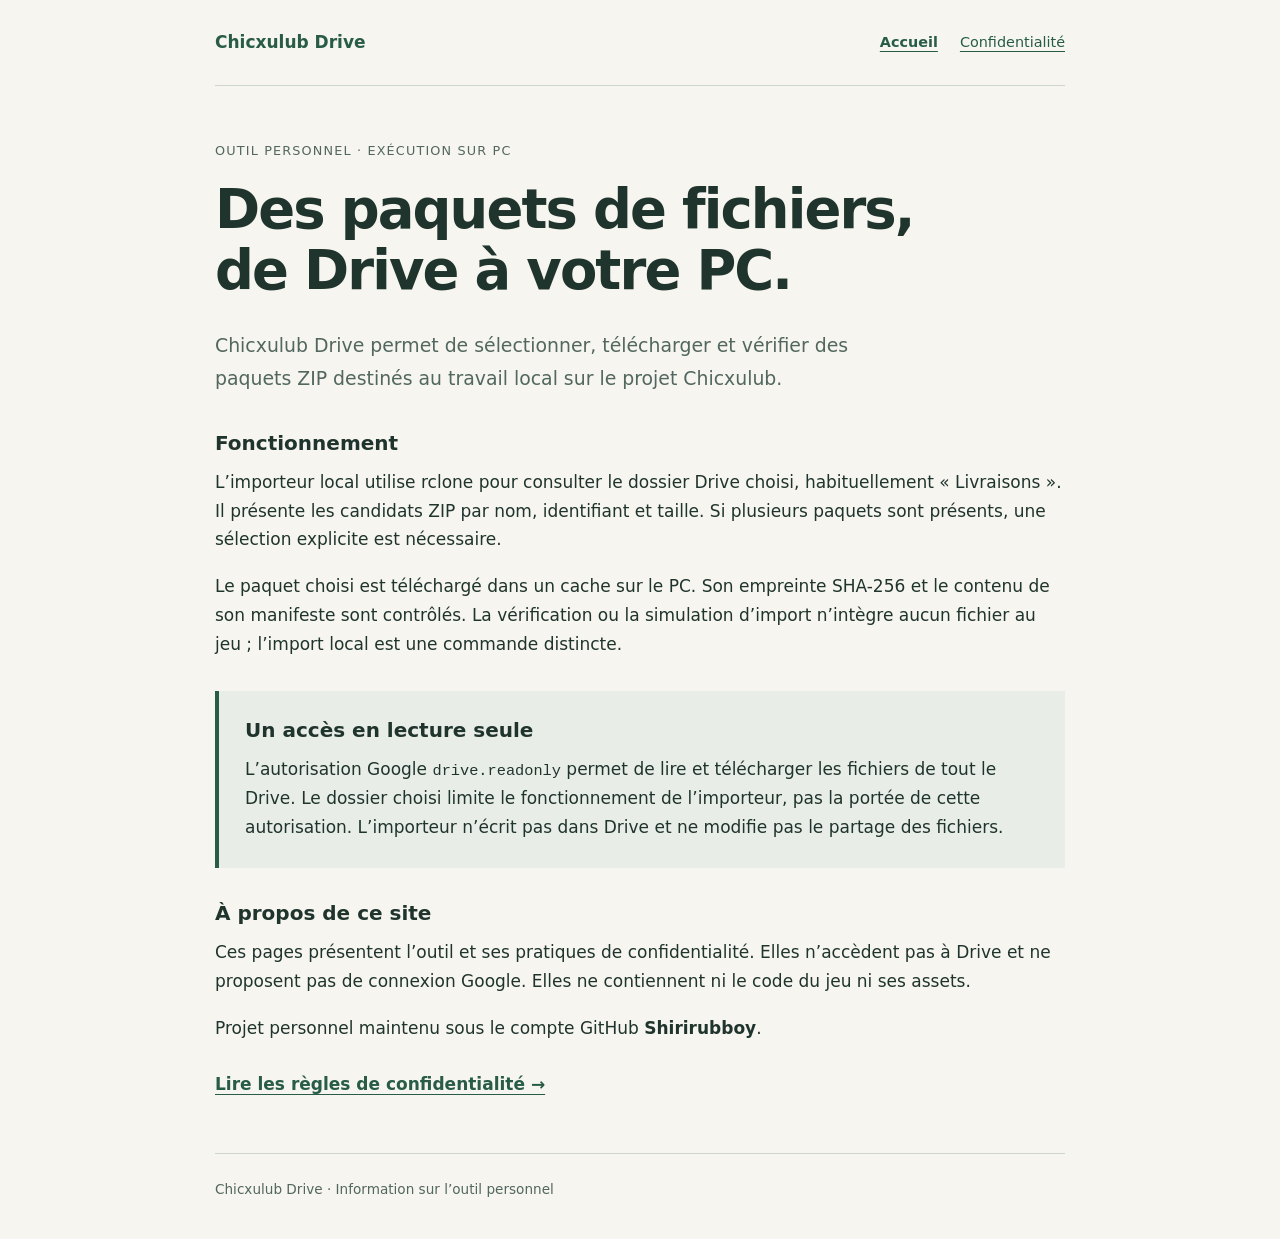
<file: index.html>
<!doctype html>
<html lang="fr"><head>
  <meta charset="utf-8">
  <meta name="viewport" content="width=device-width, initial-scale=1">
  <meta name="description" content="Chicxulub Drive : un outil personnel de téléchargement et de vérification de paquets de fichiers depuis Google Drive vers un PC.">
  <title>Chicxulub Drive — Présentation</title>
  <link rel="stylesheet" href="style.css">
</head>
<body>
  <a class="skip" href="#contenu">Aller au contenu</a>
  <header><a class="brand" href="index.html">Chicxulub Drive</a><nav aria-label="Navigation principale"><a href="index.html" aria-current="page">Accueil</a><a href="privacy.html">Confidentialité</a></nav></header>
  <main id="contenu">
    <p class="eyebrow">Outil personnel · Exécution sur PC</p>
    <h1>Des paquets de fichiers, de Drive à votre PC.</h1>
    <p class="lead">Chicxulub Drive permet de sélectionner, télécharger et vérifier des paquets ZIP destinés au travail local sur le projet Chicxulub.</p>
    <section aria-labelledby="fonctionnement"><h2 id="fonctionnement">Fonctionnement</h2>
      <p>L’importeur local utilise rclone pour consulter le dossier Drive choisi, habituellement « Livraisons ». Il présente les candidats ZIP par nom, identifiant et taille. Si plusieurs paquets sont présents, une sélection explicite est nécessaire.</p>
      <p>Le paquet choisi est téléchargé dans un cache sur le PC. Son empreinte SHA-256 et le contenu de son manifeste sont contrôlés. La vérification ou la simulation d’import n’intègre aucun fichier au jeu ; l’import local est une commande distincte.</p>
    </section>
    <aside><h2>Un accès en lecture seule</h2><p>L’autorisation Google <code>drive.readonly</code> permet de lire et télécharger les fichiers de tout le Drive. Le dossier choisi limite le fonctionnement de l’importeur, pas la portée de cette autorisation. L’importeur n’écrit pas dans Drive et ne modifie pas le partage des fichiers.</p></aside>
    <section aria-labelledby="site"><h2 id="site">À propos de ce site</h2><p>Ces pages présentent l’outil et ses pratiques de confidentialité. Elles n’accèdent pas à Drive et ne proposent pas de connexion Google. Elles ne contiennent ni le code du jeu ni ses assets.</p><p>Projet personnel maintenu sous le compte GitHub <strong>Shirirubboy</strong>.</p><p><a class="action" href="privacy.html">Lire les règles de confidentialité →</a></p></section>
  </main>
  <footer>Chicxulub Drive · Information sur l’outil personnel</footer>
</body>
</html>
</file>
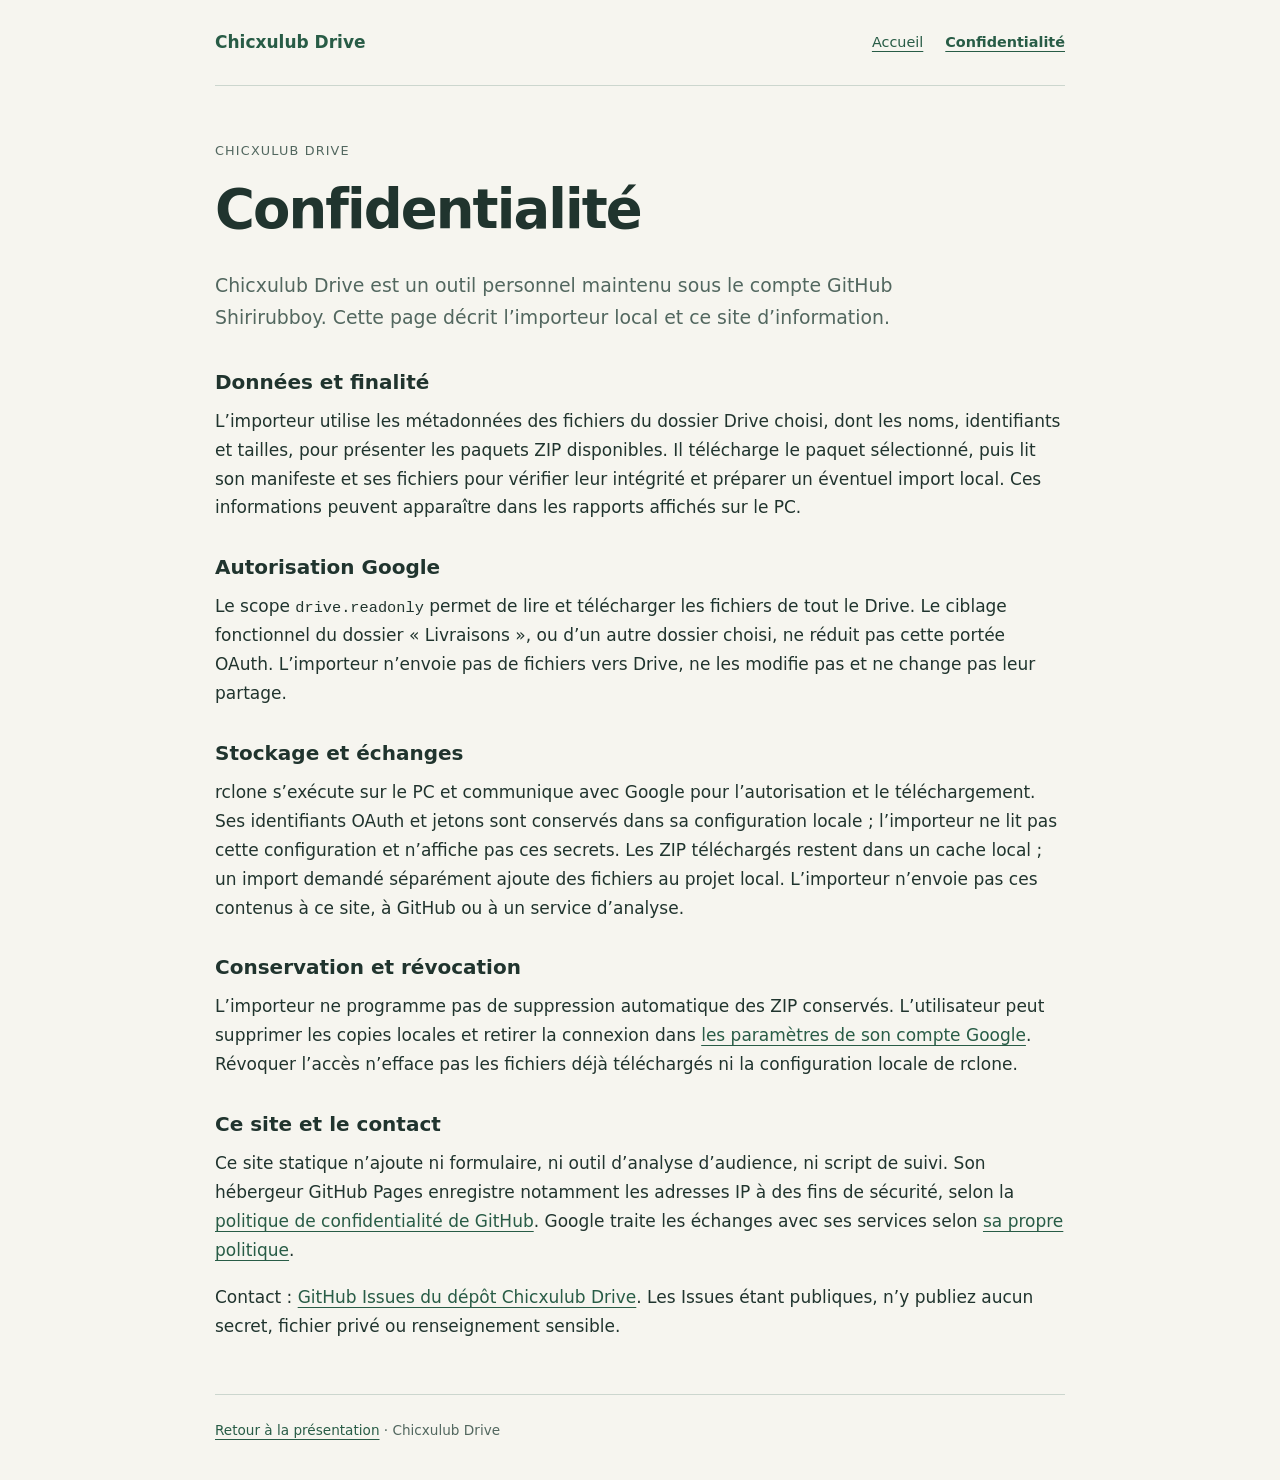
<file: privacy.html>
<!doctype html>
<html lang="fr"><head>
  <meta charset="utf-8">
  <meta name="viewport" content="width=device-width, initial-scale=1">
  <meta name="description" content="Données utilisées, portée de l’accès Google Drive, stockage local et révocation de l’accès de Chicxulub Drive.">
  <title>Chicxulub Drive — Confidentialité</title>
  <link rel="stylesheet" href="style.css">
</head>
<body>
  <a class="skip" href="#contenu">Aller au contenu</a>
  <header><a class="brand" href="index.html">Chicxulub Drive</a><nav aria-label="Navigation principale"><a href="index.html">Accueil</a><a href="privacy.html" aria-current="page">Confidentialité</a></nav></header>
  <main id="contenu">
    <p class="eyebrow">Chicxulub Drive</p>
    <h1>Confidentialité</h1>
    <p class="lead">Chicxulub Drive est un outil personnel maintenu sous le compte GitHub Shirirubboy. Cette page décrit l’importeur local et ce site d’information.</p>
    <section><h2>Données et finalité</h2><p>L’importeur utilise les métadonnées des fichiers du dossier Drive choisi, dont les noms, identifiants et tailles, pour présenter les paquets ZIP disponibles. Il télécharge le paquet sélectionné, puis lit son manifeste et ses fichiers pour vérifier leur intégrité et préparer un éventuel import local. Ces informations peuvent apparaître dans les rapports affichés sur le PC.</p></section>
    <section><h2>Autorisation Google</h2><p>Le scope <code>drive.readonly</code> permet de lire et télécharger les fichiers de tout le Drive. Le ciblage fonctionnel du dossier « Livraisons », ou d’un autre dossier choisi, ne réduit pas cette portée OAuth. L’importeur n’envoie pas de fichiers vers Drive, ne les modifie pas et ne change pas leur partage.</p></section>
    <section><h2>Stockage et échanges</h2><p>rclone s’exécute sur le PC et communique avec Google pour l’autorisation et le téléchargement. Ses identifiants OAuth et jetons sont conservés dans sa configuration locale ; l’importeur ne lit pas cette configuration et n’affiche pas ces secrets. Les ZIP téléchargés restent dans un cache local ; un import demandé séparément ajoute des fichiers au projet local. L’importeur n’envoie pas ces contenus à ce site, à GitHub ou à un service d’analyse.</p></section>
    <section><h2>Conservation et révocation</h2><p>L’importeur ne programme pas de suppression automatique des ZIP conservés. L’utilisateur peut supprimer les copies locales et retirer la connexion dans <a href="https://myaccount.google.com/connections">les paramètres de son compte Google</a>. Révoquer l’accès n’efface pas les fichiers déjà téléchargés ni la configuration locale de rclone.</p></section>
    <section><h2>Ce site et le contact</h2><p>Ce site statique n’ajoute ni formulaire, ni outil d’analyse d’audience, ni script de suivi. Son hébergeur GitHub Pages enregistre notamment les adresses IP à des fins de sécurité, selon la <a href="https://docs.github.com/en/site-policy/privacy-policies/github-general-privacy-statement">politique de confidentialité de GitHub</a>. Google traite les échanges avec ses services selon <a href="https://policies.google.com/privacy">sa propre politique</a>.</p><p>Contact : <a href="https://github.com/Shirirubboy/chicxulub-drive-info/issues">GitHub Issues du dépôt Chicxulub Drive</a>. Les Issues étant publiques, n’y publiez aucun secret, fichier privé ou renseignement sensible.</p></section>
  </main>
  <footer><a href="index.html">Retour à la présentation</a> · Chicxulub Drive</footer>
</body>
</html>
</file>
<file: style.css>
:root{color-scheme:light;--ink:#20342e;--muted:#52675f;--paper:#f6f5ef;--line:#ccd6ce;--accent:#285c46}
*{box-sizing:border-box}body{margin:0;background:var(--paper);color:var(--ink);font:17px/1.7 system-ui,-apple-system,"Segoe UI",sans-serif}header,main,footer{width:min(100% - 40px,850px);margin-inline:auto}header{display:flex;justify-content:space-between;align-items:center;gap:20px;padding-block:28px;border-bottom:1px solid var(--line)}a{color:var(--accent);text-underline-offset:4px}a:focus-visible{outline:3px solid #a45b15;outline-offset:5px}.brand{font-weight:750;text-decoration:none}nav{display:flex;gap:22px;font-size:.9rem}nav a[aria-current]{font-weight:750}main{padding-block:54px 36px}h1{max-width:730px;font-size:clamp(2.1rem,5vw,3.4rem);line-height:1.12;letter-spacing:-.035em;margin:15px 0 28px}h2{font-size:1.25rem;line-height:1.3;margin:0 0 12px}p{margin:0 0 18px}.eyebrow{color:var(--muted);font-size:.8rem;letter-spacing:.09em;text-transform:uppercase}.lead{font-size:1.18rem;color:var(--muted);max-width:710px;margin-bottom:36px}section{margin-top:32px}aside{padding:26px;margin-block:32px;background:#e8eee7;border-left:4px solid var(--accent)}aside p{margin-bottom:0}code{font-size:.9em;overflow-wrap:anywhere}.action{display:inline-block;font-weight:650;margin-top:10px}footer{padding-block:24px 38px;border-top:1px solid var(--line);font-size:.85rem;color:var(--muted)}.skip{position:absolute;left:20px;top:-100px;padding:10px;background:white}.skip:focus{top:10px}@media(max-width:520px){header{align-items:flex-start;flex-direction:column;gap:12px}main{padding-top:34px}aside{padding:20px}}
</file>
